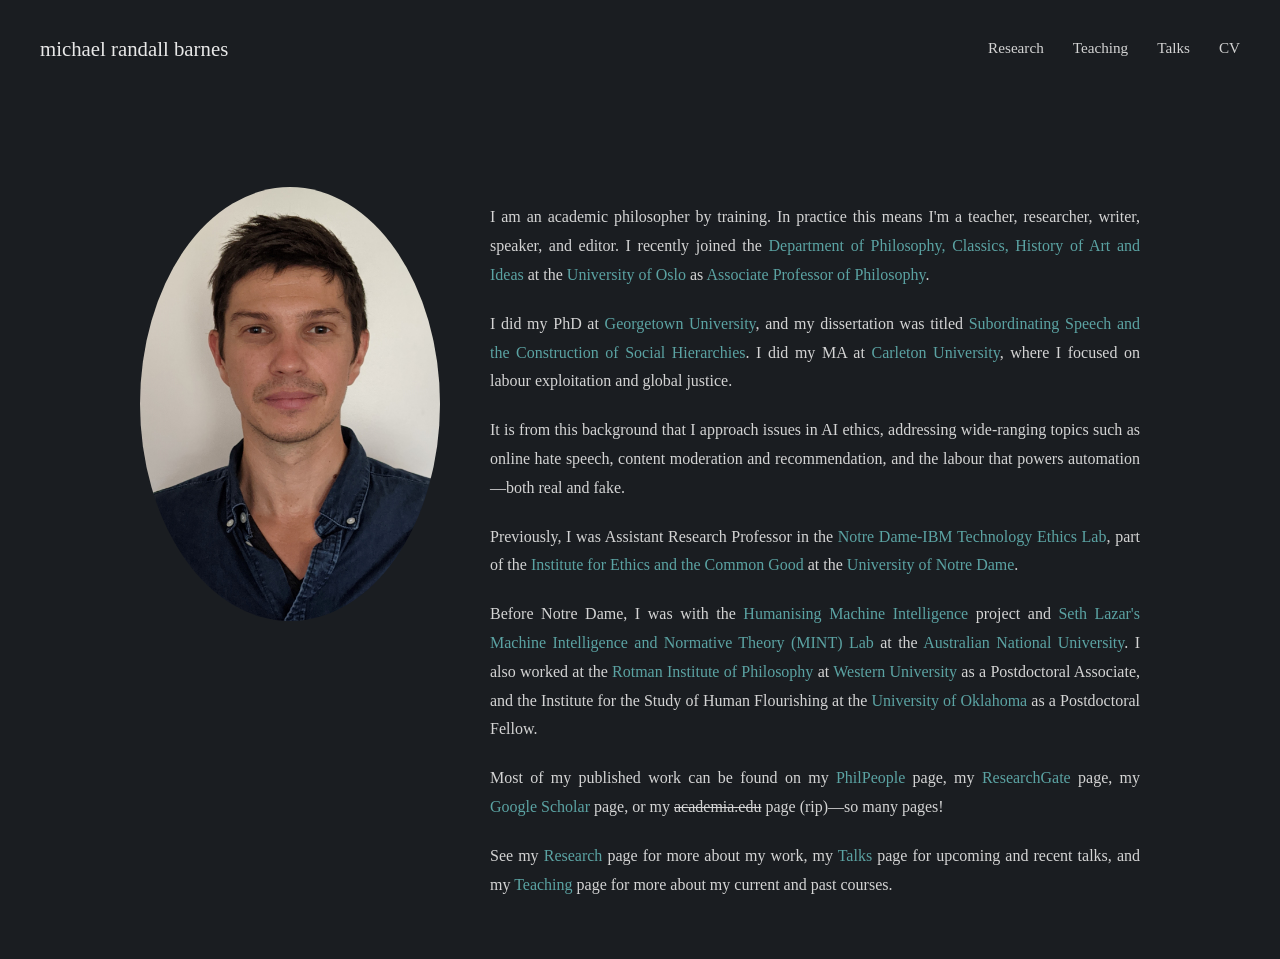
<file: index.html>
<!DOCTYPE html>
<html lang="en">
<head>
    <meta charset="UTF-8">
    <meta name="viewport" content="width=device-width, initial-scale=1.0">
    <title>M R Barnes</title>
    <link rel="stylesheet" href="style.css">
</head>
<body>
    <header>
        <a href="index.html" class="site-title">michael randall barnes</a>
        <nav>
            <a href="research.html">Research</a>
            <a href="teaching.html">Teaching</a>
            <a href="talks.html">Talks</a>
            <a href="cv.html">CV</a>
        </nav>
    </header>

    <div class="container">
        <div class="profile-section">
            <div class="profile-photo">
                <img src="Barnes-Headshot.jpg" alt="Michael Barnes">
            </div>
            
            <div class="profile-content">
                <p>I am an academic philosopher by training. In practice this means I'm a teacher, researcher, writer, speaker, and editor. I recently joined the <a href="https://www.hf.uio.no/ifikk/english/" target="_blank">Department of Philosophy, Classics, History of Art and Ideas</a> at the <a href="https://www.uio.no/english" target="_blank">University of Oslo</a> as <a href="https://www.hf.uio.no/ifikk/english/people/aca/philosophy/tenured/michabar/index.html" target="_blank">Associate Professor of Philosophy</a>.</p>
                <p>I did my PhD at <a href="https://philosophy.georgetown.edu/" target="_blank">Georgetown University</a>, and my dissertation was titled  <a href="https://repository.digital.georgetown.edu/handle/10822/1056023" target="_blank">Subordinating Speech and the Construction of Social Hierarchies</a>. I did my MA at <a href="https://carleton.ca/philosophy/" target="_blank">Carleton University</a>, where I focused on labour exploitation and global justice.</p>
                <p>It is from this background that I approach issues in AI ethics, addressing wide-ranging topics such as online hate speech, content moderation and recommendation, and the labour that powers automation—both real and fake.</p>
                <p>Previously, I was Assistant Research Professor in the <a href="https://ethics.nd.edu/labs-and-centers/notre-dame-ibm-technology-ethics-lab/?utm_campaign=redirect&utm_medium=web&utm_source=techethicslab.nd.edu" target="_blank">Notre Dame-IBM Technology Ethics Lab</a>, part of the <a href="https://ethics.nd.edu/" target="_blank">Institute for Ethics and the Common Good</a> at the <a href="https://www.nd.edu" target="_blank">University of Notre Dame</a>.</p>
                <p>Before Notre Dame, I was with the <a href="https://hmi.anu.edu.au/" target="_blank">Humanising Machine Intelligence</a> project and <a href="https://mintresearch.org/" target="_blank">Seth Lazar's Machine Intelligence and Normative Theory (MINT) Lab</a> at the <a href="https://philosophy.cass.anu.edu.au/" target="_blank">Australian National University</a>. I also worked at the <a href="https://www.rotman.uwo.ca/h" target="_blank">Rotman Institute of Philosophy</a> at <a href="https://www.uwo.ca/philosophy/" target="_blank">Western University</a> as a Postdoctoral Associate, and the Institute for the Study of Human Flourishing at the <a href="https://www.ou.edu/" target="_blank">University of Oklahoma</a> as a Postdoctoral Fellow.</p>
                <p>Most of my published work can be found on my <a href="https://philpeople.org/profiles/michael-randall-barnes/" target="_blank">PhilPeople</a> page, my <a href="https://www.researchgate.net/profile/Michael-Barnes-12" target="_blank">ResearchGate</a> page, my <a href="https://scholar.google.com/citations?hl=en&user=WH1bdl4AAAAJ" target="_blank">Google Scholar</a> page, or my <s>academia.edu</s> page (rip)—so many pages!</p>
                <p>See my <a href="research.html">Research</a> page for more about my work, my <a href="talks.html">Talks</a> page for upcoming and recent talks, and my <a href="teaching.html">Teaching</a> page for more about my current and past courses.</p>
            </div>
        </div>
    </div>
</body>
</html>
</file>
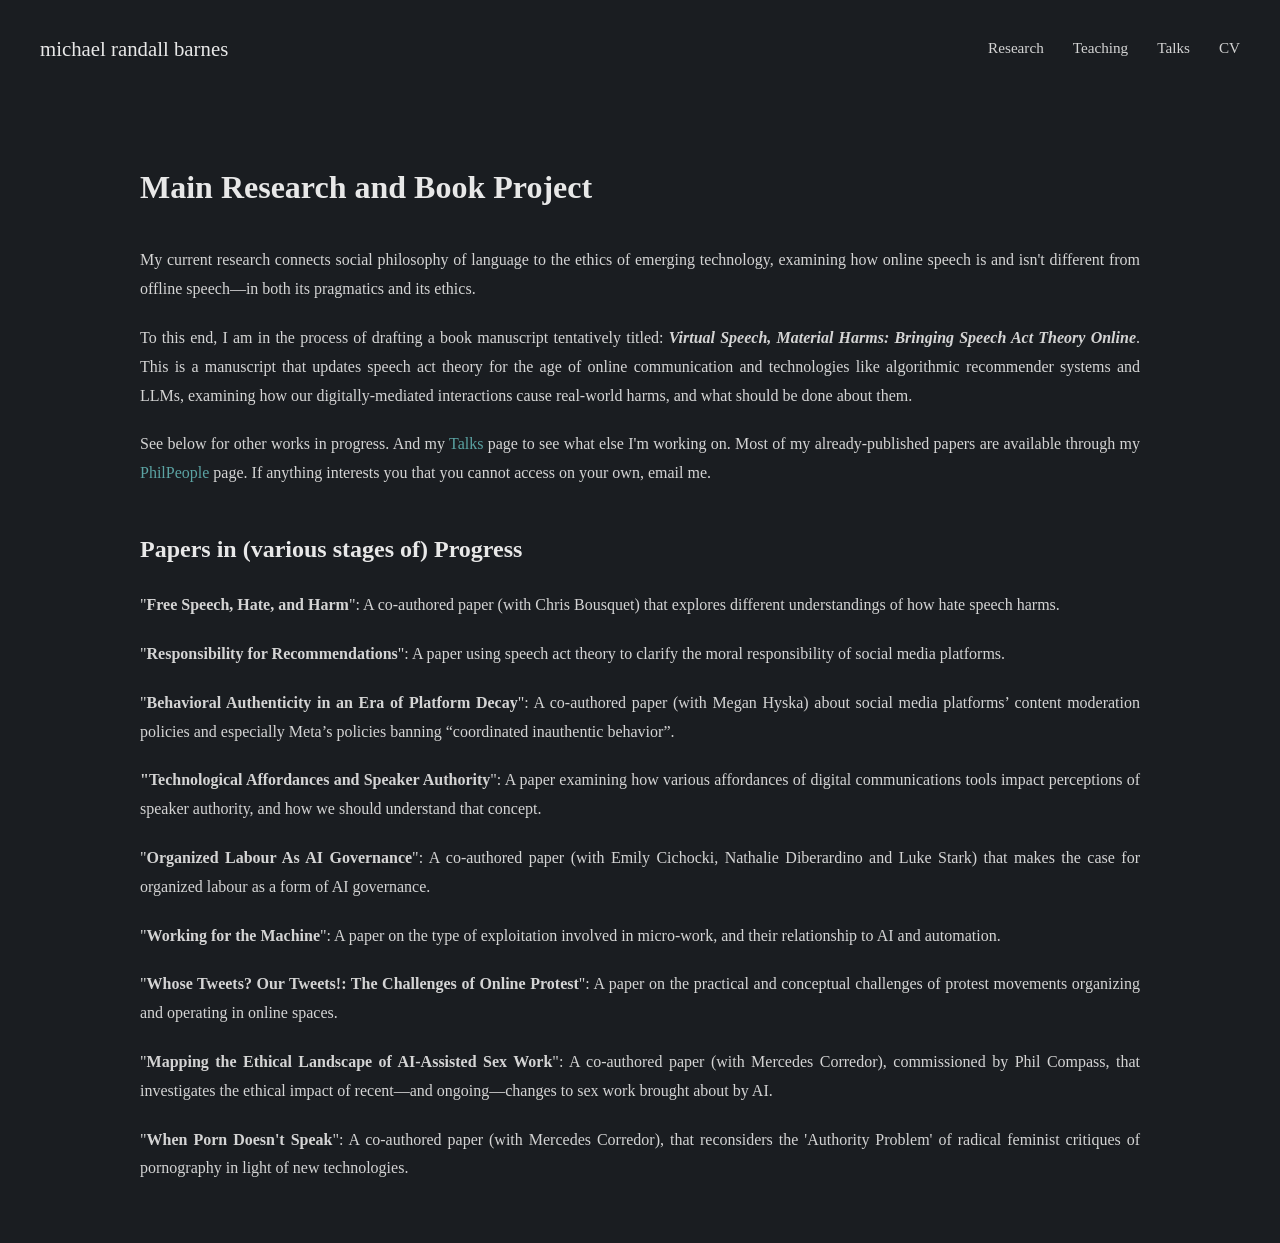
<file: research.html>
<!DOCTYPE html>
<html lang="en">
<head>
    <meta charset="UTF-8">
    <meta name="viewport" content="width=device-width, initial-scale=1.0">
    <title>M R Barnes - Research</title>
    <link rel="stylesheet" href="style.css">
</head>
<body>
    <header>
        <a href="index.html" class="site-title">michael randall barnes</a>
        <nav>
            <a href="research.html">Research</a>
            <a href="teaching.html">Teaching</a>
            <a href="talks.html">Talks</a>
            <a href="cv.html">CV</a>
        </nav>
    </header>

    <div class="container">
        <h1>Main Research and Book Project</h1>
        <p>My current research connects social philosophy of language to the ethics of emerging technology, examining how online speech is and isn't different from offline speech—in both its pragmatics and its ethics.</p>
        <p>To this end, I am in the process of drafting a book manuscript tentatively titled: <em><strong>Virtual Speech, Material Harms: Bringing Speech Act Theory Online</strong></em>. This is a manuscript that updates speech act theory for the age of online communication and technologies like algorithmic recommender systems and LLMs, examining how our digitally-mediated interactions cause real-world harms, and what should be done about them.</p>
        <p>See below for other works in progress. And my <a href="talks.html">Talks</a> page to see what else I'm working on. Most of my already-published papers are available through my <a href="https://philpeople.org/profiles/michael-randall-barnes/" target="_blank">PhilPeople</a> page. If anything interests you that you cannot access on your own, email me.</p>
        
        <h2>Papers in (various stages of) Progress</h2>
        <p>"<strong>Free Speech, Hate, and Harm</strong>": A co-authored paper (with Chris Bousquet) that explores different understandings of how hate speech harms.</p>
        <p>"<strong>Responsibility for Recommendations</strong>": A paper using speech act theory to clarify the moral responsibility of social media platforms.</p>
        <p>"<strong>Behavioral Authenticity in an Era of Platform Decay</strong>": A co-authored paper (with Megan Hyska) about social media platforms’ content moderation policies and especially Meta’s policies banning “coordinated inauthentic behavior”.</p>
        <p><strong>"Technological Affordances and Speaker Authority</strong>": A paper examining how various affordances of digital communications tools impact perceptions of speaker authority, and how we should understand that concept.</p>
        <p>"<strong>Organized Labour As AI Governance</strong>": A co-authored paper (with Emily Cichocki, Nathalie Diberardino and Luke Stark) that makes the case for organized labour as a form of AI governance.</p>
        <p>"<strong>Working for the Machine</strong>": A paper on the type of exploitation involved in micro-work, and their relationship to AI and automation.</p>
        <p>"<strong>Whose Tweets? Our Tweets!: The Challenges of Online Protest</strong>": A paper on the practical and conceptual challenges of protest movements organizing and operating in online spaces.</p>
        <p>"<strong>Mapping the Ethical Landscape of AI-Assisted Sex Work</strong>": A co-authored paper (with Mercedes Corredor), commissioned by Phil Compass, that investigates the ethical impact of recent—and ongoing—changes to sex work brought about by AI.</p>
        <p>"<strong>When Porn Doesn't Speak</strong>": A co-authored paper (with Mercedes Corredor), that reconsiders the 'Authority Problem' of radical feminist critiques of pornography in light of new technologies.</p>
       
    </div>
</body>
</html>
</file>
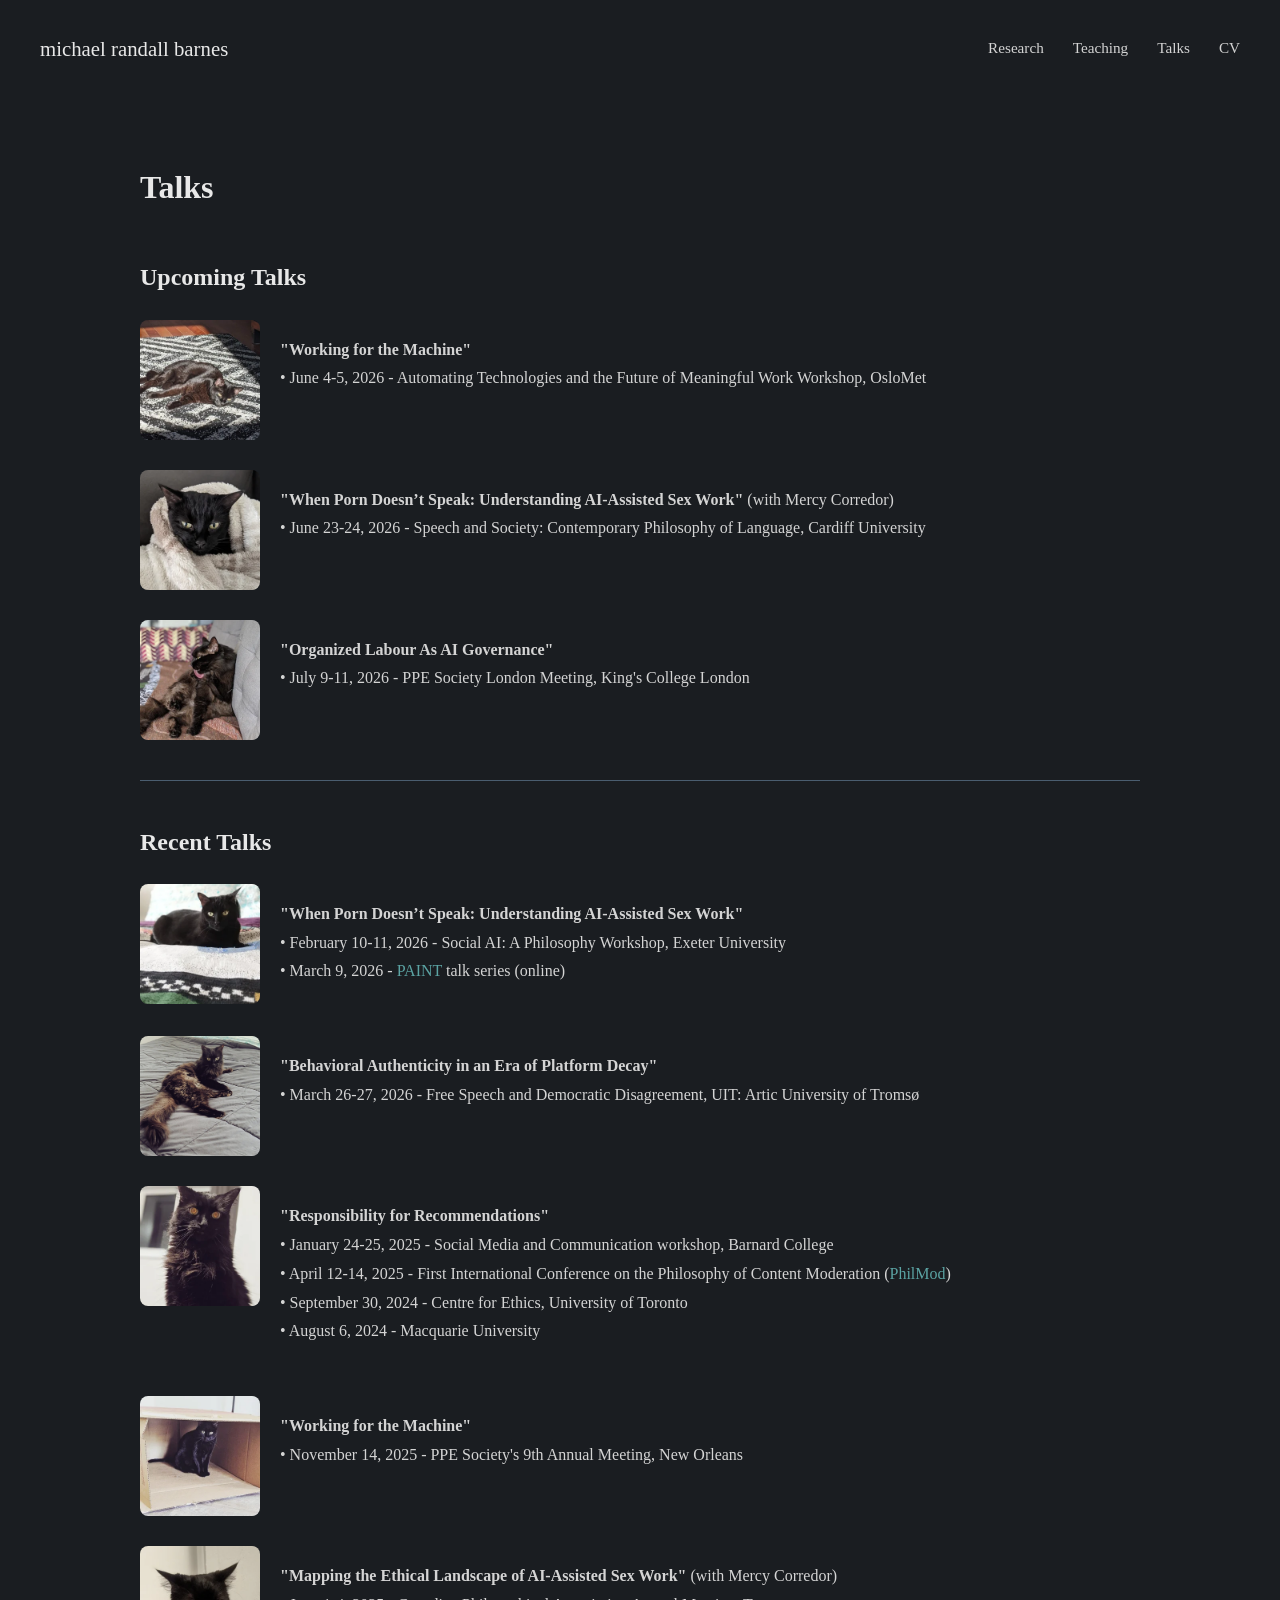
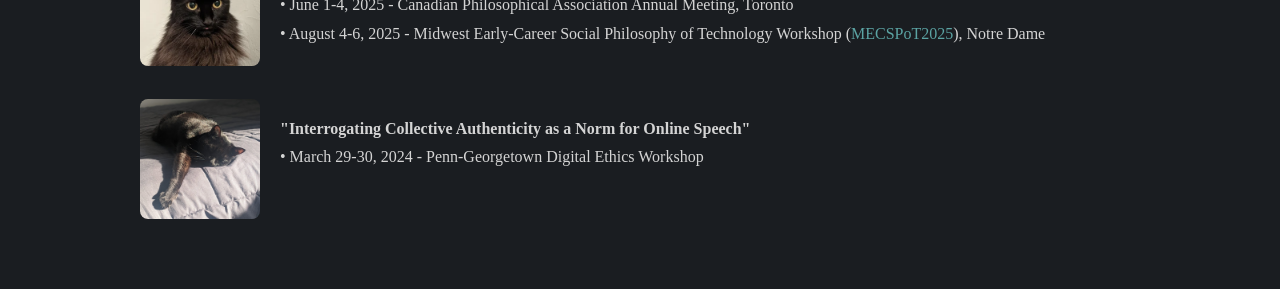
<file: talks.html>
<!DOCTYPE html>
<html lang="en">
<head>
    <meta charset="UTF-8">
    <meta name="viewport" content="width=device-width, initial-scale=1.0">
    <title>M R Barnes - Talks</title>
    <link rel="stylesheet" href="style.css">
</head>
<body>
    <header>
        <a href="index.html" class="site-title">michael randall barnes</a>
        <nav>
            <a href="research.html">Research</a>
            <a href="teaching.html">Teaching</a>
            <a href="talks.html">Talks</a>
            <a href="cv.html">CV</a>
        </nav>
    </header>

    <div class="container">
        <h1>Talks</h1>
        
        <h2>Upcoming Talks</h2>
        
        <div class="talk-entry">
            <img src="maki11.webp" alt="cat" class="talk-photo">
            <div class="talk-content">
                <p><strong>"Working for the Machine"</strong><br>
                • June 4-5, 2026 - Automating Technologies and the Future of Meaningful Work Workshop, OsloMet</p>
            </div>
        </div>
	<div class="talk-entry">
            <img src="maki9.webp" alt="cat" class="talk-photo">
            <div class="talk-content">
                <p><strong>"When Porn Doesn’t Speak: Understanding AI-Assisted Sex Work"</strong> (with Mercy Corredor)<br>
                • June 23-24, 2026 - Speech and Society: Contemporary Philosophy of Language, Cardiff University</p>
            </div>
        </div>
         <div class="talk-entry">
            <img src="soda11.webp" alt="cat" class="talk-photo">
            <div class="talk-content">
                <p><strong>"Organized Labour As AI Governance"</strong><br>
                • July 9-11, 2026 - PPE Society London Meeting, King's College London</p>
            </div>
        </div>

        <hr>
        
        <h2>Recent Talks</h2>
        
        <div class="talk-entry">
            <img src="maki2.webp" alt="cat" class="talk-photo">
            <div class="talk-content">
                <p><strong>"When Porn Doesn’t Speak: Understanding AI-Assisted Sex Work"</strong><br>
                • February 10-11, 2026 - Social AI: A Philosophy Workshop, Exeter University<br>
                • March 9, 2026 - <a href="https://sites.google.com/view/paint-series/home" target="_blank">PAINT</a> talk series (online)</p>
            </div>
        </div>

         <div class="talk-entry">
            <img src="soda7.webp" alt="cat" class="talk-photo">
            <div class="talk-content">
                <p><strong>"Behavioral Authenticity in an Era of Platform Decay"</strong><br>
                • March 26-27, 2026 - Free Speech and Democratic Disagreement, UIT: Artic University of Tromsø</p>
            </div>
	</div>
        
	<div class="talk-entry">
            <img src="soda2.webp" alt="cat" class="talk-photo">
            <div class="talk-content">
                <p><strong>"Responsibility for Recommendations"</strong><br>
                • January 24-25, 2025 - Social Media and Communication workshop, Barnard College<br>
                • April 12-14, 2025 - First International Conference on the Philosophy of Content Moderation (<a href="https://www.philmod.org/" target="_blank">PhilMod</a>)<br>
                • September 30, 2024 - Centre for Ethics, University of Toronto<br>
                • August 6, 2024 - Macquarie University</p>
            </div>
        </div>
        
        <div class="talk-entry">
            <img src="maki3.webp" alt="cat" class="talk-photo">
            <div class="talk-content">
                <p><strong>"Working for the Machine"</strong><br>
                • November 14, 2025 - PPE Society's 9th Annual Meeting, New Orleans</p>
            </div>
        </div>
        
        <div class="talk-entry">
            <img src="soda4.webp" alt="cat" class="talk-photo">
            <div class="talk-content">
                <p><strong>"Mapping the Ethical Landscape of AI-Assisted Sex Work"</strong> (with Mercy Corredor)<br>
                • June 1-4, 2025 - Canadian Philosophical Association Annual Meeting, Toronto<br>
                • August 4-6, 2025 - Midwest Early-Career Social Philosophy of Technology Workshop (<a href="https://tinyurl.com/mecspot2025" target="_blank">MECSPoT2025</a>), Notre Dame</p>
            </div>
        </div>
        
        <div class="talk-entry">
            <img src="maki5.webp" alt="cat" class="talk-photo">
            <div class="talk-content">
                <p><strong>"Interrogating Collective Authenticity as a Norm for Online Speech"</strong><br>
                • March 29-30, 2024 - Penn-Georgetown Digital Ethics Workshop</p>
            </div>
        </div>
        
    </div>
</body>
</html>
</file>
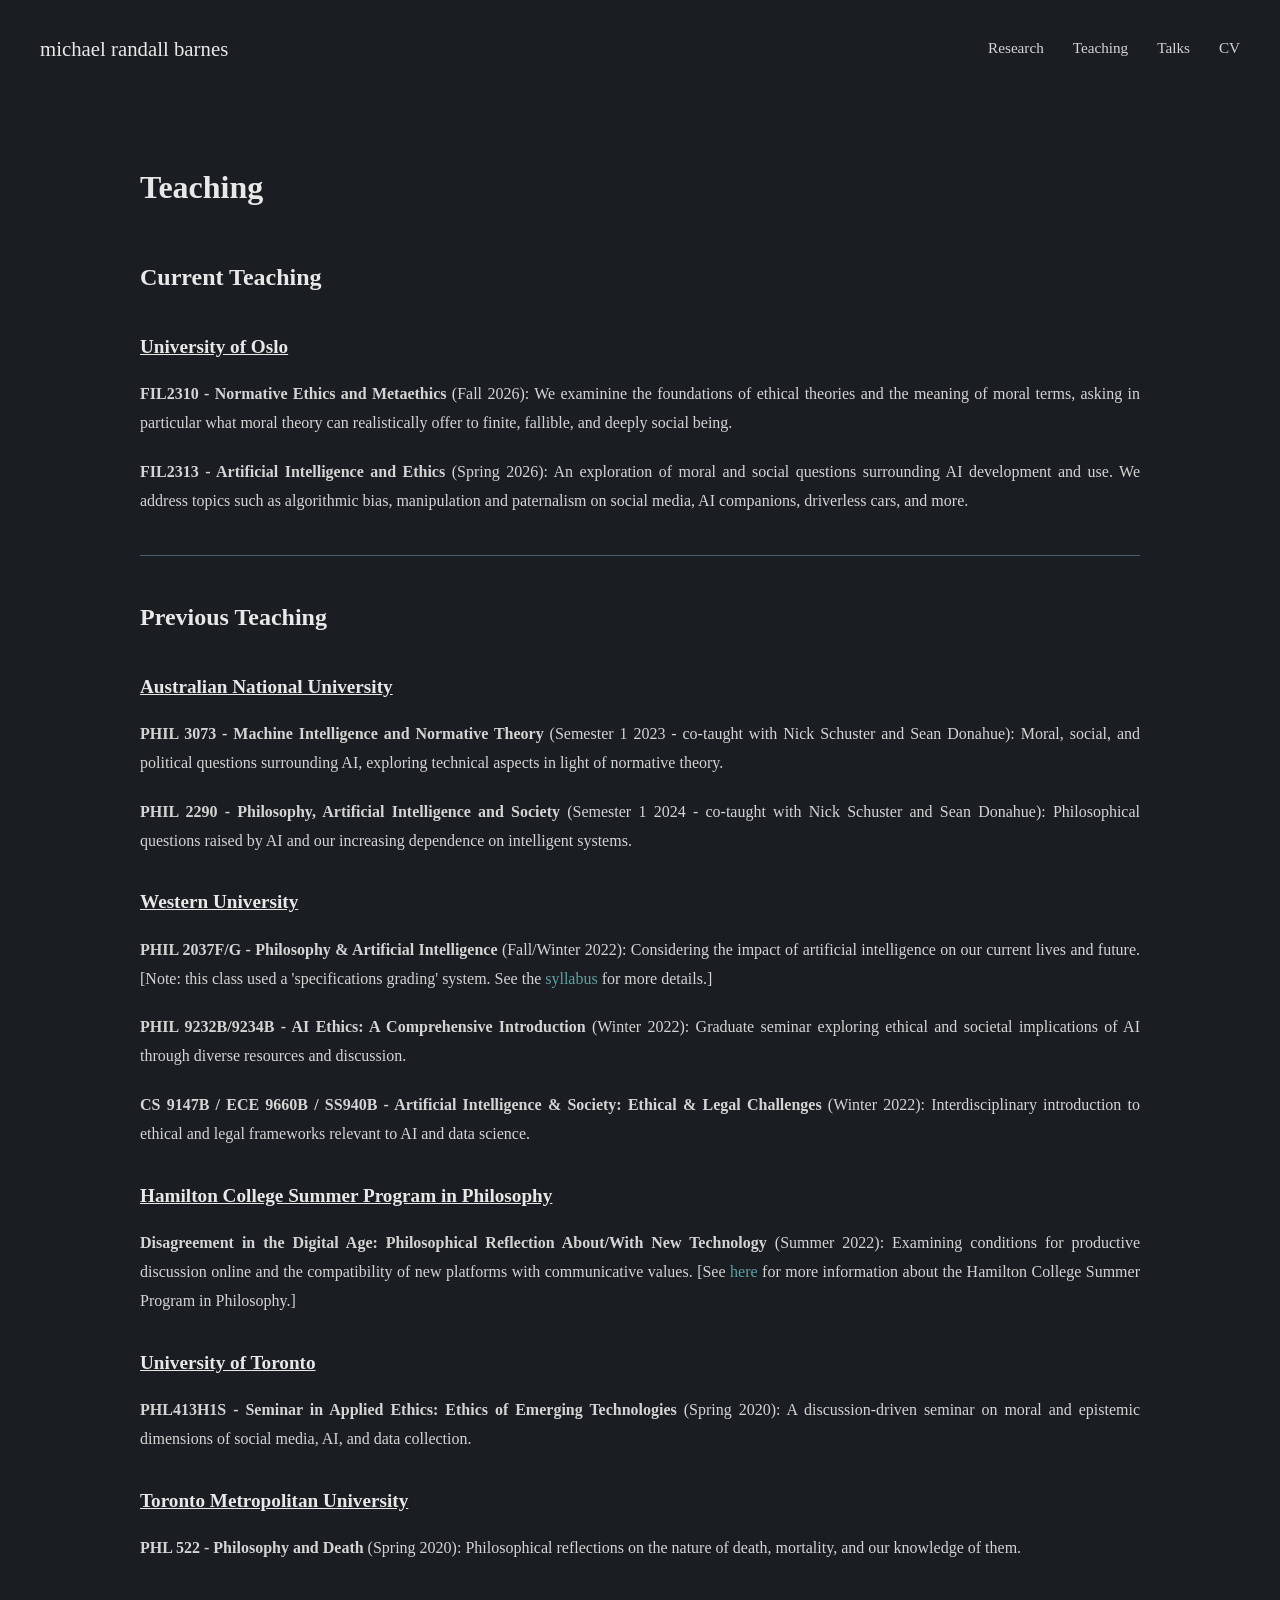
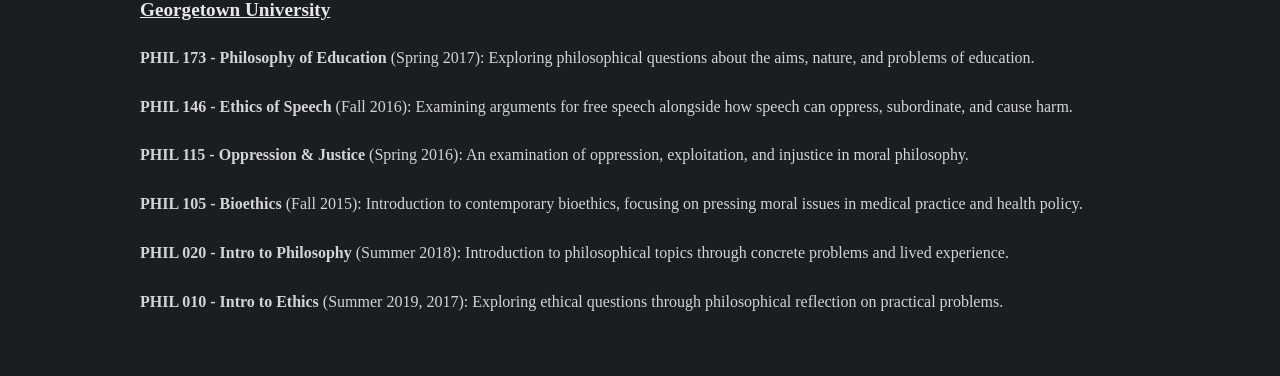
<file: teaching.html>
<!DOCTYPE html>
<html lang="en">
<head>
    <meta charset="UTF-8">
    <meta name="viewport" content="width=device-width, initial-scale=1.0">
    <title>M R Barnes - Teaching</title>
    <link rel="stylesheet" href="style.css">
</head>
<body>
    <header>
        <a href="index.html" class="site-title">michael randall barnes</a>
        <nav>
            <a href="research.html">Research</a>
            <a href="teaching.html">Teaching</a>
            <a href="talks.html">Talks</a>
            <a href="cv.html">CV</a>
        </nav>
    </header>

    <div class="container">
        <h1>Teaching</h1>
        
        <h2>Current Teaching</h2>
        
        <h3>University of Oslo</h3>
        <p><strong>FIL2310 - Normative Ethics and Metaethics</strong> (Fall 2026): We examinine the foundations of ethical theories and the meaning of moral terms, asking in particular what moral theory can realistically offer to finite, fallible, and deeply social being.</p>
        <p><strong>FIL2313 - Artificial Intelligence and Ethics</strong> (Spring 2026): An exploration of moral and social questions surrounding AI development and use. We address topics such as algorithmic bias, manipulation and paternalism on social media, AI companions, driverless cars, and more.</p>
        
        <hr>
        
        <h2>Previous Teaching</h2>
        
        <h3>Australian National University</h3>
        <p><strong>PHIL 3073 - Machine Intelligence and Normative Theory</strong> (Semester 1 2023 - co-taught with Nick Schuster and Sean Donahue): Moral, social, and political questions surrounding AI, exploring technical aspects in light of normative theory.</p>
        <p><strong>PHIL 2290 - Philosophy, Artificial Intelligence and Society</strong> (Semester 1 2024 - co-taught with Nick Schuster and Sean Donahue): Philosophical questions raised by AI and our increasing dependence on intelligent systems.</p>
        
        <h3>Western University</h3>
        <p><strong>PHIL 2037F/G - Philosophy & Artificial Intelligence</strong> (Fall/Winter 2022): Considering the impact of artificial intelligence on our current lives and future. [Note: this class used a 'specifications grading' system. See the <a href="PHIL2037Syllabus.pdf" target="_blank">syllabus</a> for more details.]</p>
        <p><strong>PHIL 9232B/9234B - AI Ethics: A Comprehensive Introduction</strong> (Winter 2022): Graduate seminar exploring ethical and societal implications of AI through diverse resources and discussion.</p>
        <p><strong>CS 9147B / ECE 9660B / SS940B - Artificial Intelligence & Society: Ethical & Legal Challenges</strong> (Winter 2022): Interdisciplinary introduction to ethical and legal frameworks relevant to AI and data science.</p>

        <h3>Hamilton College Summer Program in Philosophy</h3>
        <p><strong>Disagreement in the Digital Age: Philosophical Reflection About/With New Technology</strong> (Summer 2022): Examining conditions for productive discussion online and the compatibility of new platforms with communicative values. [See <a href="https://academics.hamilton.edu/philosophysummerschool" target="_blank">here</a> for more information about the Hamilton College Summer Program in Philosophy.]</p>
        
        <h3>University of Toronto</h3>
        <p><strong>PHL413H1S - Seminar in Applied Ethics: Ethics of Emerging Technologies</strong> (Spring 2020): A discussion-driven seminar on moral and epistemic dimensions of social media, AI, and data collection.</p>
        
        <h3>Toronto Metropolitan University</h3>
        <p><strong>PHL 522 - Philosophy and Death</strong> (Spring 2020): Philosophical reflections on the nature of death, mortality, and our knowledge of them.</p>
        
        <h3>Georgetown University</h3>
        <p><strong>PHIL 173 - Philosophy of Education</strong> (Spring 2017): Exploring philosophical questions about the aims, nature, and problems of education.</p>
        <p><strong>PHIL 146 - Ethics of Speech</strong> (Fall 2016): Examining arguments for free speech alongside how speech can oppress, subordinate, and cause harm.</p>
        <p><strong>PHIL 115 - Oppression & Justice</strong> (Spring 2016): An examination of oppression, exploitation, and injustice in moral philosophy.</p>
        <p><strong>PHIL 105 - Bioethics</strong> (Fall 2015): Introduction to contemporary bioethics, focusing on pressing moral issues in medical practice and health policy.</p>
        <p><strong>PHIL 020 - Intro to Philosophy</strong> (Summer 2018): Introduction to philosophical topics through concrete problems and lived experience.</p>
        <p><strong>PHIL 010 - Intro to Ethics</strong> (Summer 2019, 2017): Exploring ethical questions through philosophical reflection on practical problems.</p>
    </div>
</body>
</html>
</file>
<file: style.css>
/* Base styles */
body {
    background-color: #1a1d21;
    color: #d4d4d4;
    font-family: Georgia, 'Times New Roman', serif;
    line-height: 1.8;
    margin: 0;
    padding: 0;
}

/* Container for content */
.container {
    max-width: 1000px;
    margin: 0 auto;
    padding: 40px 20px;
}

/* Header and Navigation */
header {
    display: flex;
    justify-content: space-between;
    align-items: center;
    padding: 30px 40px;
    max-width: 1200px;
    margin: 0 auto;
}

.site-title {
    font-size: 1.3em;
    color: #e8e8e8;
    text-decoration: none;
}

nav a {
    color: #d4d4d4;
    text-decoration: none;
    margin-left: 25px;
    font-size: 0.95em;
}

nav a:hover {
    color: #ffffff;
}

/* Links */
a {
    color: #5ba3a3;
    text-decoration: none;
}

a:hover {
    color: #7bc5c5;
}

/* Headings */
h1 {
    color: #e8e8e8;
    font-size: 2em;
    margin-bottom: 30px;
}

h2 {
    color: #e8e8e8;
    font-size: 1.5em;
    margin-top: 40px;
    margin-bottom: 20px;
}

h3 {
    color: #e8e8e8;
    font-size: 1.2em;
    margin-top: 30px;
    margin-bottom: 15px;
    text-decoration: underline;
}

/* Paragraphs */
p {
    margin-bottom: 20px;
    text-align: justify;
}

/* Lists */
ul {
    list-style-type: disc;
    padding-left: 25px;
}

li {
    margin-bottom: 15px;
}

/* Images */
img {
    max-width: 100%;
    height: auto;
    border-radius: 50%;
}

.profile-section {
    display: flex;
    gap: 50px;
    align-items: flex-start;
    margin-top: 50px;
}

.profile-photo {
    flex-shrink: 0;
    width: 300px;
}

.profile-content {
    flex-grow: 1;
}

/* Horizontal divider */
hr {
    border: none;
    border-top: 1px solid #4a5d6f;
    margin: 40px 0;
}

/* Talk entries with photos */
.talk-entry {
    display: flex;
    gap: 20px;
    margin-bottom: 30px;
    align-items: flex-start;
}

.talk-photo {
    width: 120px;
    height: 120px;
    object-fit: cover;
    border-radius: 8px;
    flex-shrink: 0;
}

.talk-content {
    flex-grow: 1;
}

/* Mobile responsive for talks */
@media (max-width: 768px) {
    .talk-entry {
        flex-direction: column;
    }
    
    .talk-photo {
        width: 100px;
        height: 100px;
    }
}

/* Mobile responsive */
@media (max-width: 768px) {
    header {
        flex-direction: column;
        align-items: flex-start;
        padding: 20px;
    }
    
    nav {
        margin-top: 20px;
    }
    
    nav a {
        margin-left: 0;
        margin-right: 20px;
    }
    
    .profile-section {
        flex-direction: column;
    }
    
    .profile-photo {
        width: 200px;
    }
    
    .container {
        padding: 20px 15px;
    }
}
</file>
